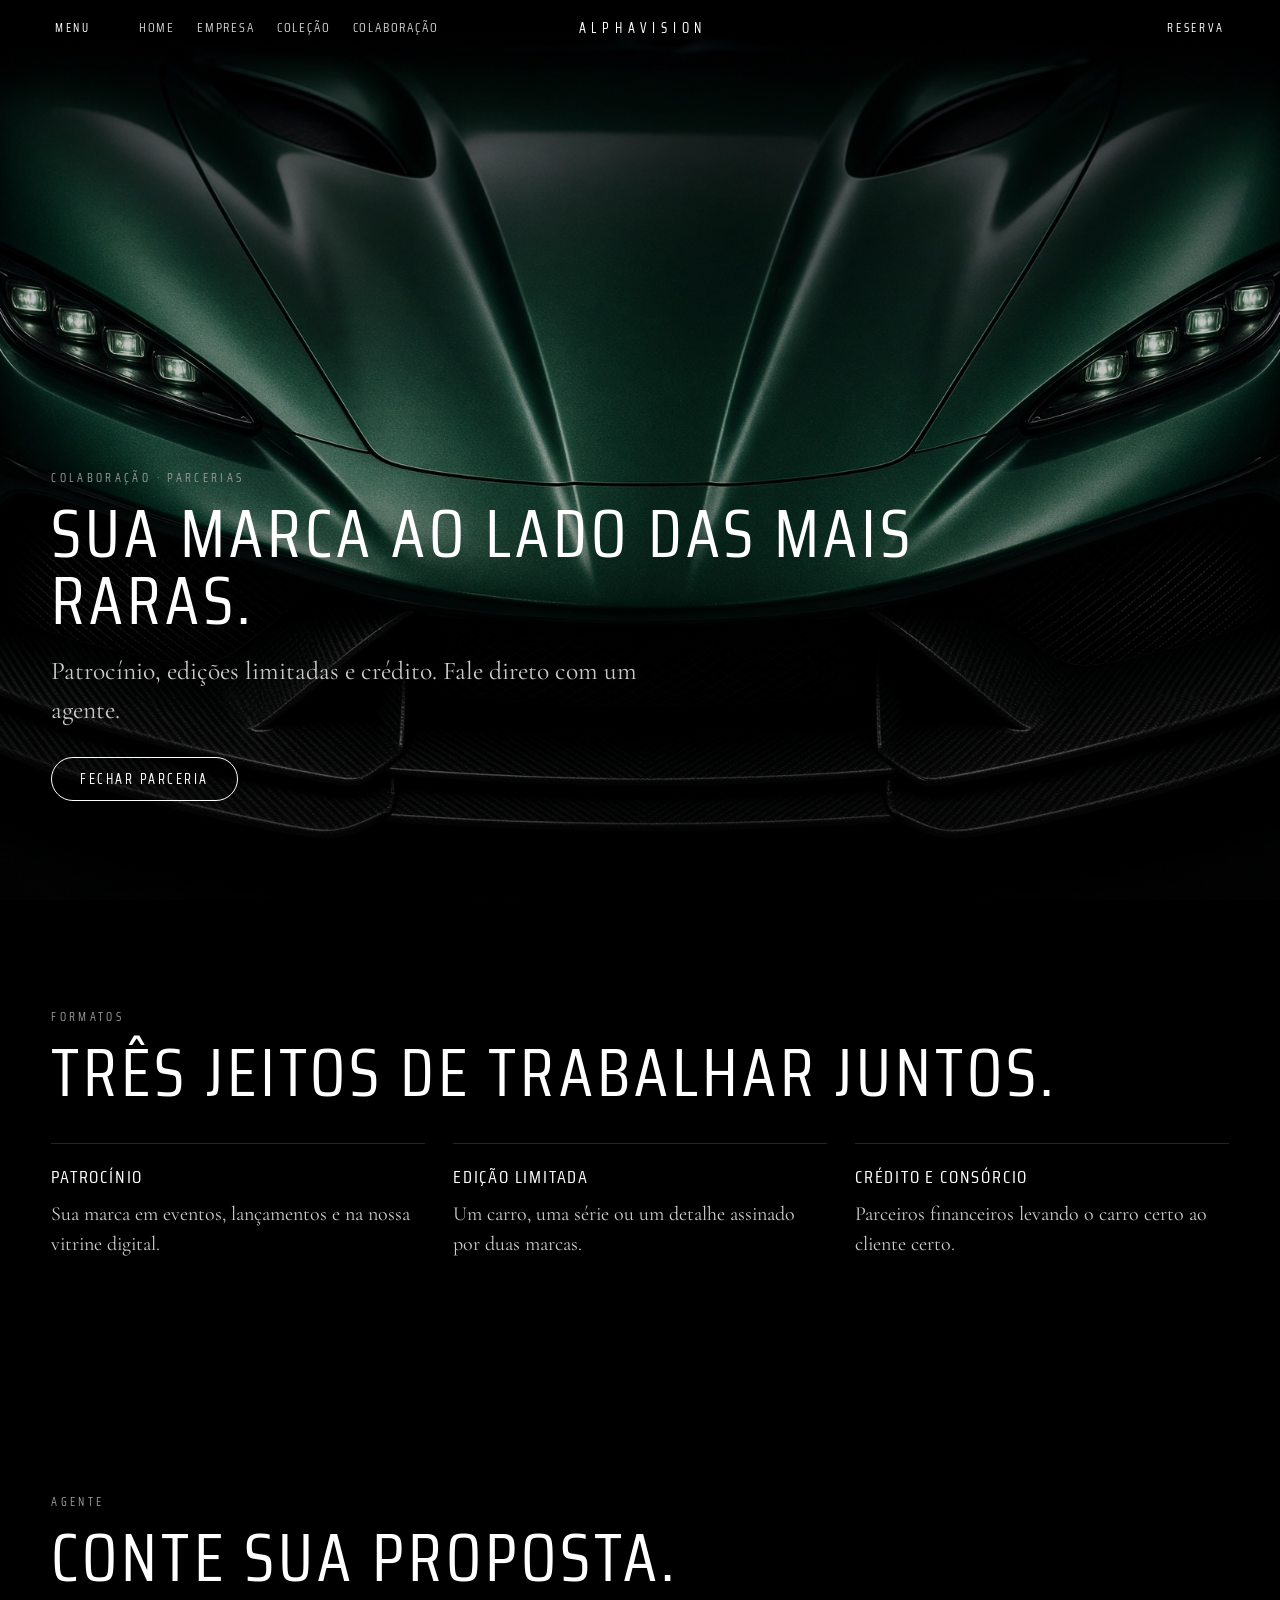
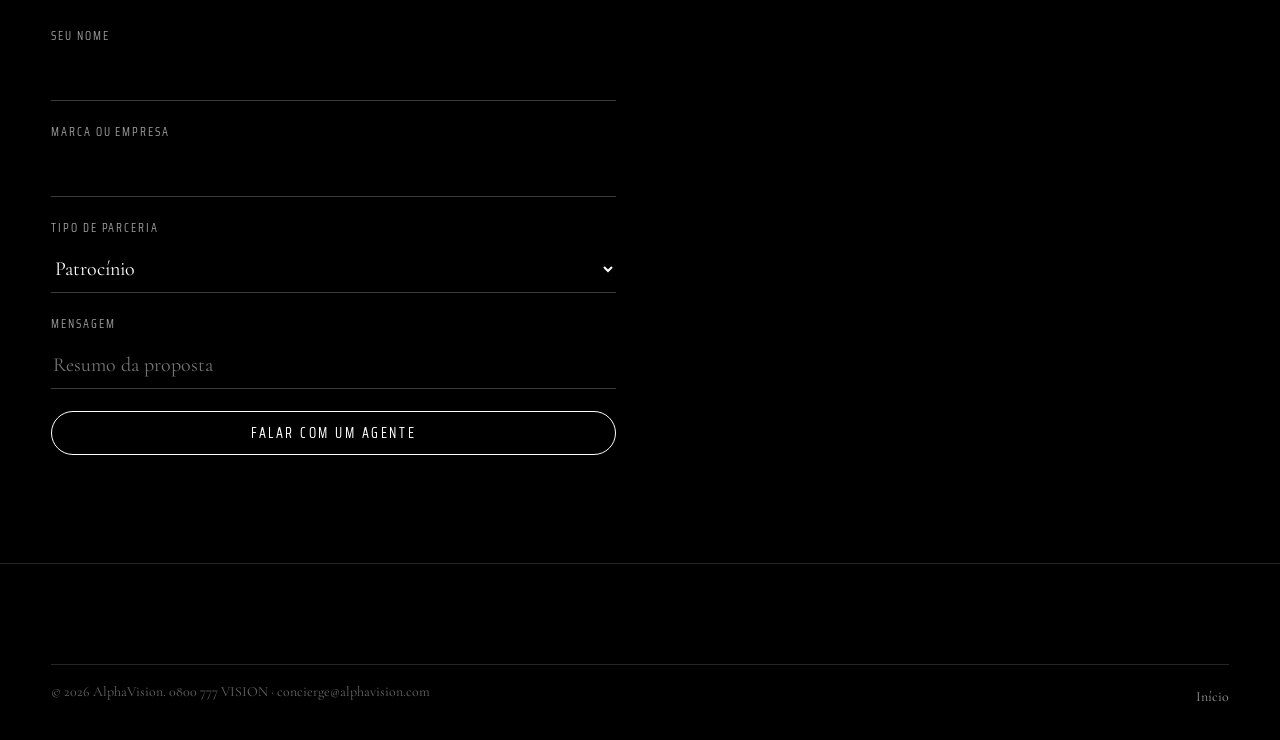
<file: colaboracao.html>
<!DOCTYPE html>
<html lang="pt-BR">
<head>
  <meta charset="UTF-8">
  <meta name="viewport" content="width=device-width, initial-scale=1">
  <title>A Empresa — AlphaVision</title>
  <link rel="stylesheet" href="css/maison.css">
  <link rel="stylesheet" href="https://fonts.googleapis.com/css2?family=Cormorant+Garamond:ital,wght@0,400;0,500;1,400&family=Saira+Condensed:wght@400;500&display=swap">
</head>
<body>
<header class="nav">
  <div class="nav-side"><button class="nav-btn" id="open-menu" type="button">Menu</button><nav class="nav-links"><a href="index.html">Home</a><a href="empresa.html">Empresa</a><a href="veiculos.html">Coleção</a><a href="colaboracao.html">Colaboração</a></nav></div>
  <a class="word" href="index.html">Alphavision</a>
  <div class="nav-side end"><button class="nav-btn" id="open-cart" type="button" data-count>Reserva</button></div>
</header>
<div class="menu" id="menu" hidden>
  <div class="menu-top"><button class="nav-btn" id="close-menu" type="button">Fechar</button><span class="word">Alphavision</span><span></span></div>
  <div class="menu-grid">
    <div><h2>Navegar</h2><a href="index.html">Home</a><a href="empresa.html">Empresa</a><a href="veiculos.html">Coleção</a></div>
    <div><h2>Negócios</h2><a href="financeiro.html">Financiamento</a><a href="colaboracao.html">Colaboração</a><a href="index.html#patrocinadores">Patrocinadores</a></div>
    <div><h2>Contato</h2><a href="colaboracao.html#agente">Falar com um agente</a><a href="empresa.html#sob-medida">Sob medida</a></div>
  </div>
</div>
<main>
  <section class="hero">
    <img class="hero-media" src="assets/detalhe.jpg" alt="Detalhe de um hipercarro AlphaVision">
    <div class="hero-shade"></div>
    <div class="hero-copy">
      <p class="kicker">Colaboração · parcerias</p>
      <h1 class="display">Sua marca ao lado das mais raras.</h1>
      <p class="lede">Patrocínio, edições limitadas e crédito. Fale direto com um agente.</p>
      <div class="hero-actions"><a class="pill" href="#agente">Fechar parceria</a></div>
    </div>
  </section>
  <section class="section">
    <div class="wrap">
      <p class="kicker">Formatos</p>
      <h2 class="display">Três jeitos de trabalhar juntos.</h2>
      <div class="pillars" style="margin-top:36px">
        <article class="block"><h3>Patrocínio</h3><p class="prose">Sua marca em eventos, lançamentos e na nossa vitrine digital.</p></article>
        <article class="block"><h3>Edição limitada</h3><p class="prose">Um carro, uma série ou um detalhe assinado por duas marcas.</p></article>
        <article class="block"><h3>Crédito e consórcio</h3><p class="prose">Parceiros financeiros levando o carro certo ao cliente certo.</p></article>
      </div>
    </div>
  </section>
  <section class="section" id="agente">
    <div class="wrap">
      <p class="kicker">Agente</p>
      <h2 class="display">Conte sua proposta.</h2>
      <div class="sim" style="margin-top:36px"><div class="stack">
        <div><label class="lbl" for="c-nome">Seu nome</label><input id="c-nome" class="field" type="text" autocomplete="name"></div>
        <div><label class="lbl" for="c-marca">Marca ou empresa</label><input id="c-marca" class="field" type="text"></div>
        <div><label class="lbl" for="c-tipo">Tipo de parceria</label>
          <select id="c-tipo" class="field"><option>Patrocínio</option><option>Edição limitada</option><option>Crédito e consórcio</option><option>Outro</option></select></div>
        <div><label class="lbl" for="c-msg">Mensagem</label><input id="c-msg" class="field" type="text" placeholder="Resumo da proposta"></div>
        <button class="pill" id="c-enviar" type="button">Falar com um agente</button>
      </div></div>
    </div>
  </section>
</main>
<footer class="footer"><div class="wrap"><div class="legal"><span>© 2026 AlphaVision. 0800 777 VISION · concierge@alphavision.com</span><a href="index.html">Início</a></div></div></footer>
<button class="veil" id="veil" type="button" hidden></button>
<aside class="drawer" id="drawer">
  <div class="drawer-head"><h2 class="kicker" style="margin:0">Sua reserva</h2><button class="nav-btn" id="close-cart" type="button">Fechar</button></div>
  <div class="drawer-list" id="cart-list"></div>
  <div class="drawer-foot">
    <div class="row muted"><span>Subtotal</span><span id="cart-sub"></span></div>
    <div class="row muted"><span>Logística (3%)</span><span id="cart-tax"></span></div>
    <div class="total"><span>Total</span><span id="cart-tot"></span></div>
    <button class="pill" id="cart-go" type="button">Confirmar com a equipe</button>
  </div>
</aside>
<script src="js/site.js"></script>
</body>
</html>
</file>
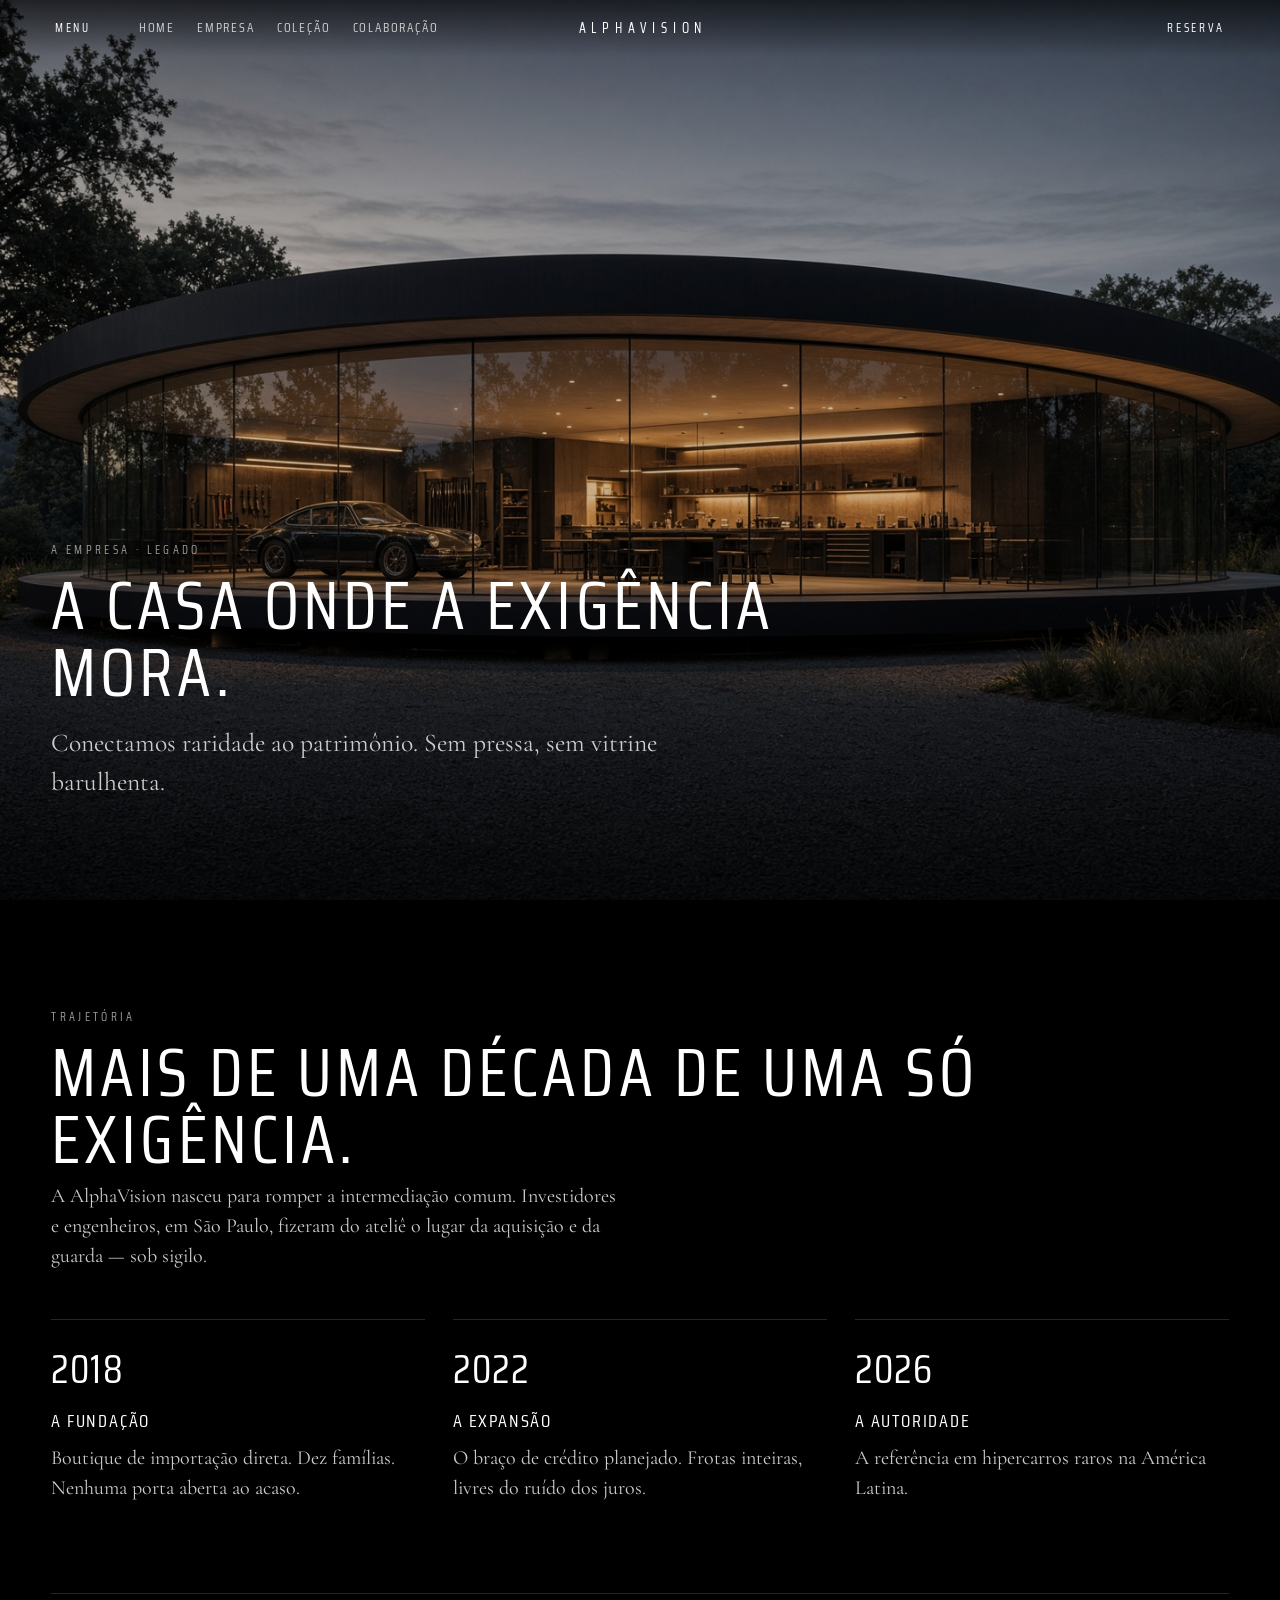
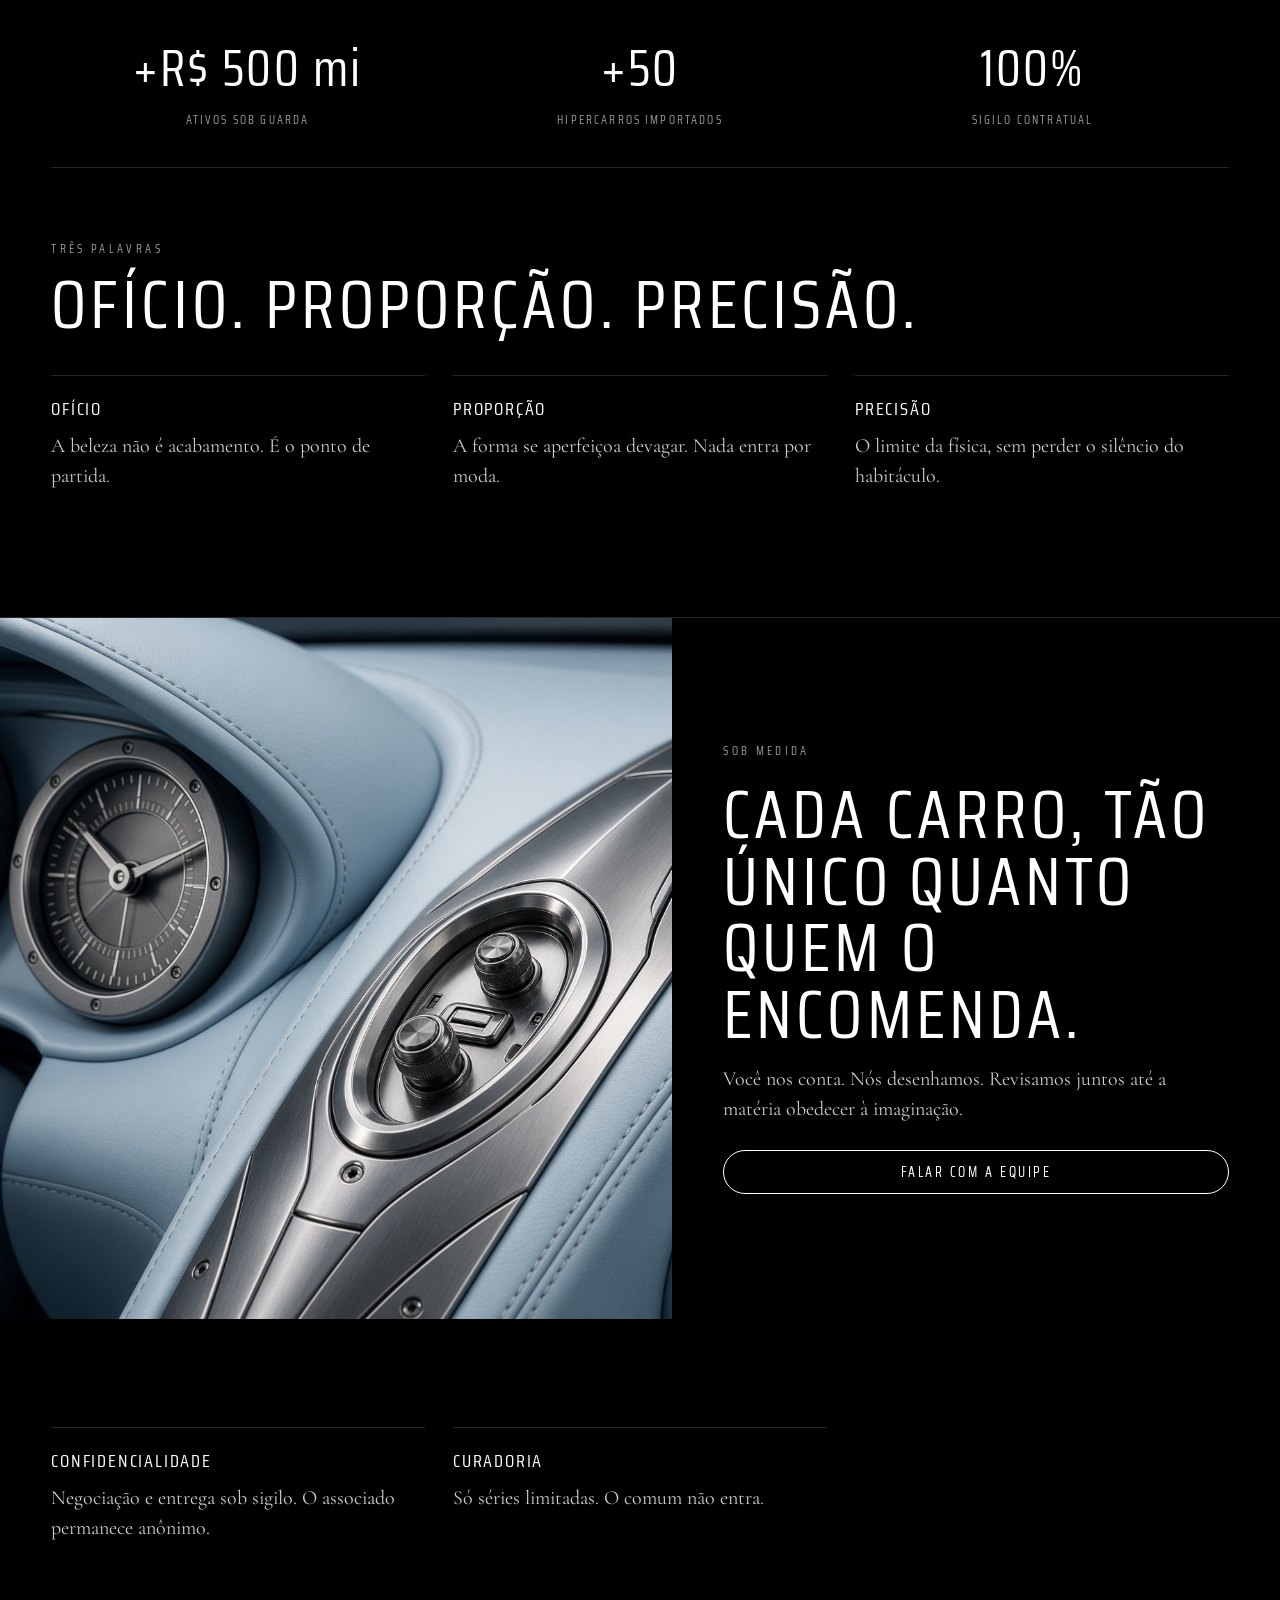
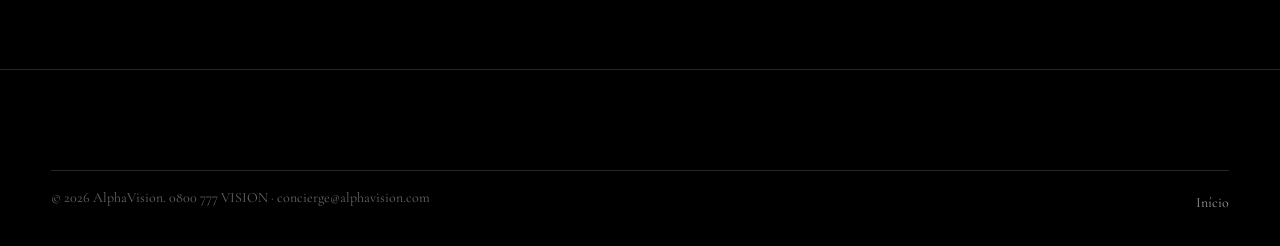
<file: empresa.html>
<!DOCTYPE html>
<html lang="pt-BR">
<head>
  <meta charset="UTF-8">
  <meta name="viewport" content="width=device-width, initial-scale=1">
  <title>A Empresa — AlphaVision</title>
  <link rel="stylesheet" href="css/maison.css">
  <link rel="stylesheet" href="https://fonts.googleapis.com/css2?family=Cormorant+Garamond:ital,wght@0,400;0,500;1,400&family=Saira+Condensed:wght@400;500&display=swap">
</head>
<body>
<header class="nav">
  <div class="nav-side"><button class="nav-btn" id="open-menu" type="button">Menu</button><nav class="nav-links"><a href="index.html">Home</a><a href="empresa.html">Empresa</a><a href="veiculos.html">Coleção</a><a href="colaboracao.html">Colaboração</a></nav></div>
  <a class="word" href="index.html">Alphavision</a>
  <div class="nav-side end"><button class="nav-btn" id="open-cart" type="button" data-count>Reserva</button></div>
</header>
<div class="menu" id="menu" hidden>
  <div class="menu-top"><button class="nav-btn" id="close-menu" type="button">Fechar</button><span class="word">Alphavision</span><span></span></div>
  <div class="menu-grid">
    <div><h2>Navegar</h2><a href="index.html">Home</a><a href="empresa.html">Empresa</a><a href="veiculos.html">Coleção</a></div>
    <div><h2>Negócios</h2><a href="financeiro.html">Financiamento</a><a href="colaboracao.html">Colaboração</a><a href="index.html#patrocinadores">Patrocinadores</a></div>
    <div><h2>Contato</h2><a href="colaboracao.html#agente">Falar com um agente</a><a href="empresa.html#sob-medida">Sob medida</a></div>
  </div>
</div>
<main>
  <section class="hero">
    <img class="hero-media" src="assets/atelier.jpg" alt="Sede AlphaVision, São Paulo">
    <div class="hero-shade"></div>
    <div class="hero-copy">
      <p class="kicker">A Empresa · legado</p>
      <h1 class="display">A casa onde a exigência mora.</h1>
      <p class="lede">Conectamos raridade ao patrimônio. Sem pressa, sem vitrine barulhenta.</p>
    </div>
  </section>
  <section class="section" id="trajetoria">
    <div class="wrap">
      <p class="kicker">Trajetória</p>
      <h2 class="display">Mais de uma década de uma só exigência.</h2>
      <p class="prose">A AlphaVision nasceu para romper a intermediação comum. Investidores e engenheiros, em São Paulo, fizeram do ateliê o lugar da aquisição e da guarda — sob sigilo.</p>
      <div class="timeline" style="margin-top:48px">
        <article class="block"><p class="year">2018</p><h3>A fundação</h3><p class="prose">Boutique de importação direta. Dez famílias. Nenhuma porta aberta ao acaso.</p></article>
        <article class="block"><p class="year">2022</p><h3>A expansão</h3><p class="prose">O braço de crédito planejado. Frotas inteiras, livres do ruído dos juros.</p></article>
        <article class="block"><p class="year">2026</p><h3>A autoridade</h3><p class="prose">A referência em hipercarros raros na América Latina.</p></article>
      </div>
      <div class="metrics">
        <div><strong>+R$ 500 mi</strong><span>Ativos sob guarda</span></div>
        <div><strong>+50</strong><span>Hipercarros importados</span></div>
        <div><strong>100%</strong><span>Sigilo contratual</span></div>
      </div>
      <p class="kicker">Três palavras</p>
      <h2 class="display">Ofício. Proporção. Precisão.</h2>
      <div class="pillars" style="margin-top:36px">
        <article class="block"><h3>Ofício</h3><p class="prose">A beleza não é acabamento. É o ponto de partida.</p></article>
        <article class="block"><h3>Proporção</h3><p class="prose">A forma se aperfeiçoa devagar. Nada entra por moda.</p></article>
        <article class="block"><h3>Precisão</h3><p class="prose">O limite da física, sem perder o silêncio do habitáculo.</p></article>
      </div>
    </div>
  </section>
  <section class="split" id="sob-medida">
    <img src="assets/interior.jpg" alt="Interior sob medida">
    <div class="split-copy">
      <p class="kicker">Sob Medida</p>
      <h2 class="display">Cada carro, tão único quanto quem o encomenda.</h2>
      <p class="prose">Você nos conta. Nós desenhamos. Revisamos juntos até a matéria obedecer à imaginação.</p>
      <a class="pill" href="colaboracao.html#agente">Falar com a equipe</a>
    </div>
  </section>
  <section class="section" id="contato">
    <div class="wrap pillars">
      <article class="block"><h3>Confidencialidade</h3><p class="prose">Negociação e entrega sob sigilo. O associado permanece anônimo.</p></article>
      <article class="block"><h3>Curadoria</h3><p class="prose">Só séries limitadas. O comum não entra.</p></article>
    </div>
  </section>
</main>
<footer class="footer"><div class="wrap"><div class="legal"><span>© 2026 AlphaVision. 0800 777 VISION · concierge@alphavision.com</span><a href="index.html">Início</a></div></div></footer>
<button class="veil" id="veil" type="button" hidden></button>
<aside class="drawer" id="drawer">
  <div class="drawer-head"><h2 class="kicker" style="margin:0">Sua reserva</h2><button class="nav-btn" id="close-cart" type="button">Fechar</button></div>
  <div class="drawer-list" id="cart-list"></div>
  <div class="drawer-foot">
    <div class="row muted"><span>Subtotal</span><span id="cart-sub"></span></div>
    <div class="row muted"><span>Logística (3%)</span><span id="cart-tax"></span></div>
    <div class="total"><span>Total</span><span id="cart-tot"></span></div>
    <button class="pill" id="cart-go" type="button">Confirmar com a equipe</button>
  </div>
</aside>
<script src="js/site.js"></script>
</body>
</html>
</file>
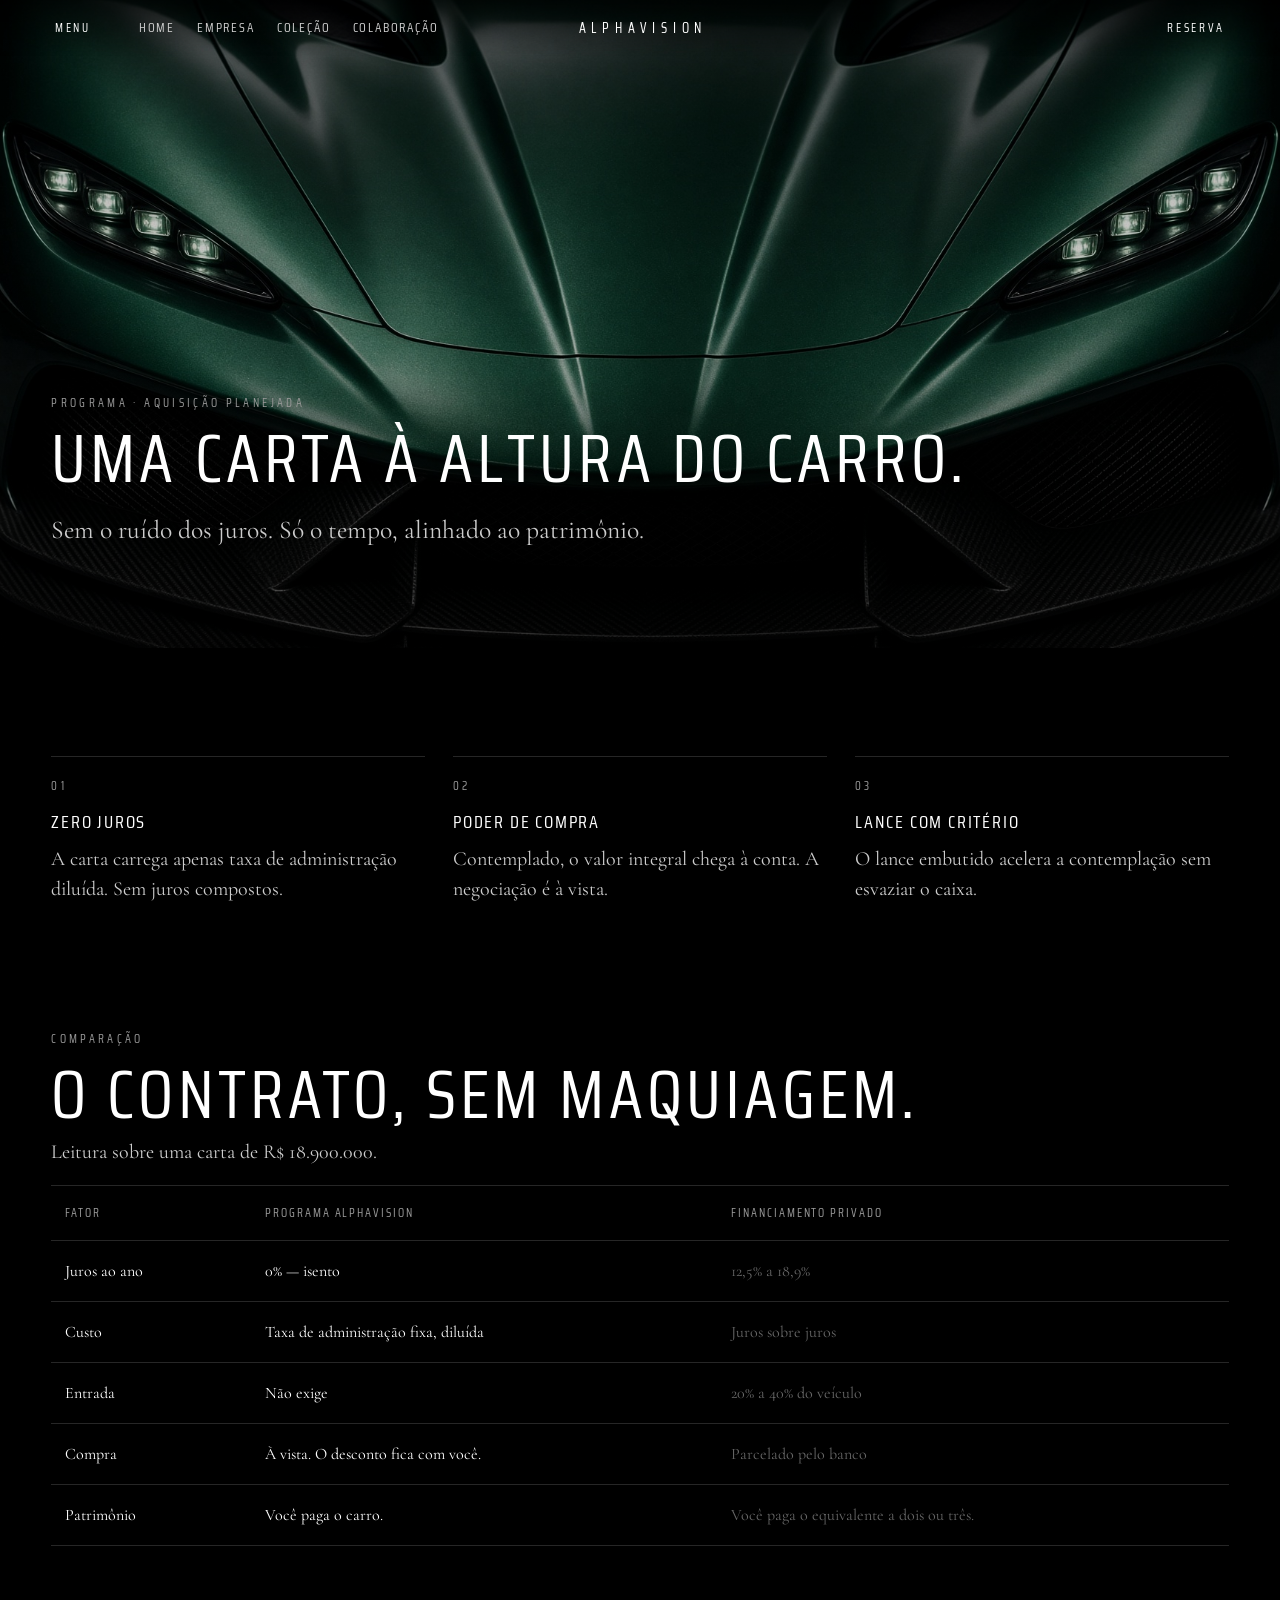
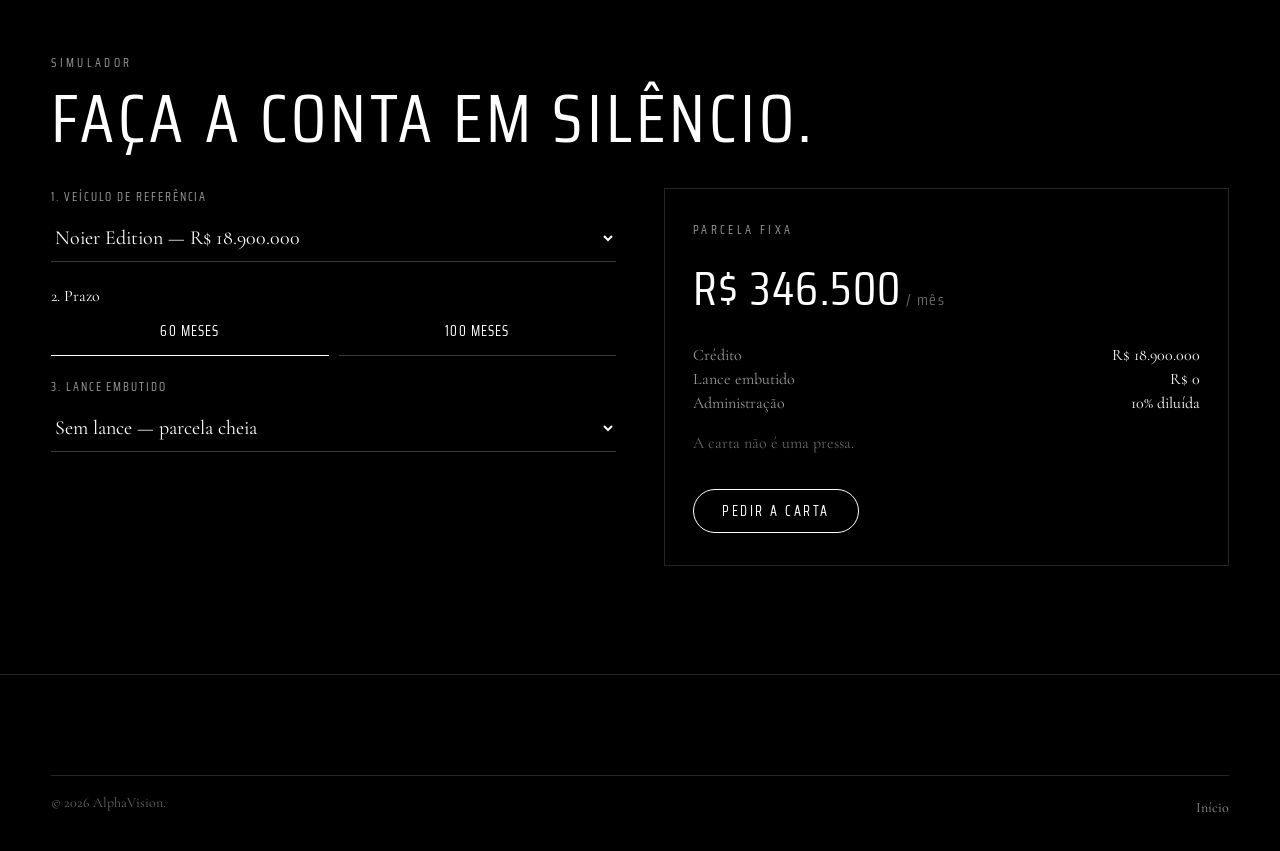
<file: financeiro.html>
<!DOCTYPE html>
<html lang="pt-BR">
<head>
  <meta charset="UTF-8">
  <meta name="viewport" content="width=device-width, initial-scale=1">
  <title>Programa — AlphaVision</title>
  <link rel="stylesheet" href="css/maison.css">
  <link rel="stylesheet" href="https://fonts.googleapis.com/css2?family=Cormorant+Garamond:ital,wght@0,400;0,500;1,400&family=Saira+Condensed:wght@400;500&display=swap">
</head>
<body>
<header class="nav">
  <div class="nav-side"><button class="nav-btn" id="open-menu" type="button">Menu</button><nav class="nav-links"><a href="index.html">Home</a><a href="empresa.html">Empresa</a><a href="veiculos.html">Coleção</a><a href="colaboracao.html">Colaboração</a></nav></div>
  <a class="word" href="index.html">Alphavision</a>
  <div class="nav-side end"><button class="nav-btn" id="open-cart" type="button" data-count>Reserva</button></div>
</header>
<div class="menu" id="menu" hidden>
  <div class="menu-top"><button class="nav-btn" id="close-menu" type="button">Fechar</button><span class="word">Alphavision</span><span></span></div>
  <div class="menu-grid">
    <div><h2>Navegar</h2><a href="index.html">Home</a><a href="empresa.html">Empresa</a><a href="veiculos.html">Coleção</a></div>
    <div><h2>Negócios</h2><a href="financeiro.html">Financiamento</a><a href="colaboracao.html">Colaboração</a><a href="index.html#patrocinadores">Patrocinadores</a></div>
    <div><h2>Contato</h2><a href="colaboracao.html#agente">Falar com um agente</a><a href="empresa.html#sob-medida">Sob medida</a></div>
  </div>
</div>
<main>
  <section class="hero" style="min-height:72svh">
    <img class="hero-media" src="assets/detalhe.jpg" alt="">
    <div class="hero-shade"></div>
    <div class="hero-copy">
      <p class="kicker">Programa · aquisição planejada</p>
      <h1 class="display">Uma carta à altura do carro.</h1>
      <p class="lede">Sem o ruído dos juros. Só o tempo, alinhado ao patrimônio.</p>
    </div>
  </section>
  <section class="section">
    <div class="wrap">
      <div class="benefits">
        <article class="block"><p class="kicker">01</p><h3>Zero juros</h3><p class="prose">A carta carrega apenas taxa de administração diluída. Sem juros compostos.</p></article>
        <article class="block"><p class="kicker">02</p><h3>Poder de compra</h3><p class="prose">Contemplado, o valor integral chega à conta. A negociação é à vista.</p></article>
        <article class="block"><p class="kicker">03</p><h3>Lance com critério</h3><p class="prose">O lance embutido acelera a contemplação sem esvaziar o caixa.</p></article>
      </div>
    </div>
  </section>
  <section class="section" style="padding-top:0">
    <div class="wrap">
      <p class="kicker">Comparação</p>
      <h2 class="display">O contrato, sem maquiagem.</h2>
      <p class="prose">Leitura sobre uma carta de R$ 18.900.000.</p>
      <div class="table-wrap">
        <table>
          <thead><tr><th>Fator</th><th>Programa AlphaVision</th><th>Financiamento privado</th></tr></thead>
          <tbody>
            <tr><td>Juros ao ano</td><td>0% — isento</td><td>12,5% a 18,9%</td></tr>
            <tr><td>Custo</td><td>Taxa de administração fixa, diluída</td><td>Juros sobre juros</td></tr>
            <tr><td>Entrada</td><td>Não exige</td><td>20% a 40% do veículo</td></tr>
            <tr><td>Compra</td><td>À vista. O desconto fica com você.</td><td>Parcelado pelo banco</td></tr>
            <tr><td>Patrimônio</td><td>Você paga o carro.</td><td>Você paga o equivalente a dois ou três.</td></tr>
          </tbody>
        </table>
      </div>
    </div>
  </section>
  <section class="section" id="simulador" style="padding-top:0">
    <div class="wrap">
      <p class="kicker">Simulador</p>
      <h2 class="display">Faça a conta em silêncio.</h2>
      <div class="sim" style="margin-top:36px">
        <div class="stack">
          <div>
            <label class="lbl" for="veiculo">1. Veículo de referência</label>
            <select id="veiculo" class="field">
              <option value="5500000">NYX Concept — R$ 5.500.000</option>
              <option value="18900000" selected>Noier Edition — R$ 18.900.000</option>
              <option value="28900000">Xull Track — R$ 28.900.000</option>
              <option value="57355000">Chiron Pur Sport — R$ 57.355.000</option>
              <option value="custom">Outro valor</option>
            </select>
          </div>
          <div id="custom-box" hidden>
            <label class="lbl" id="credito-lbl" for="credito">Crédito sob medida</label>
            <input id="credito" class="field" type="range" min="1000000" max="100000000" step="500000" value="10000000">
          </div>
          <div>
            <span class="lbl">2. Prazo</span>
            <div class="choice-row">
              <button class="choice" id="m60" type="button" aria-pressed="true">60 meses</button>
              <button class="choice" id="m100" type="button" aria-pressed="false">100 meses</button>
            </div>
          </div>
          <div>
            <label class="lbl" for="lance">3. Lance embutido</label>
            <select id="lance" class="field">
              <option value="0">Sem lance — parcela cheia</option>
              <option value="0.1">10% do crédito</option>
              <option value="0.2">20% do crédito</option>
              <option value="0.3">30% — redução máxima</option>
            </select>
          </div>
        </div>
        <aside class="panel">
          <p class="kicker">Parcela fixa</p>
          <p class="figure"><span id="parcela">—</span><span class="fine"> / mês</span></p>
          <div class="row"><span class="muted">Crédito</span><span id="res-cred"></span></div>
          <div class="row"><span class="muted">Lance embutido</span><span id="res-lance"></span></div>
          <div class="row"><span class="muted">Administração</span><span>10% diluída</span></div>
          <p class="fine">A carta não é uma pressa.</p>
          <button class="pill" id="pedir" type="button" style="margin-top:18px">Pedir a carta</button>
        </aside>
      </div>
    </div>
  </section>
</main>
<footer class="footer"><div class="wrap"><div class="legal"><span>© 2026 AlphaVision.</span><a href="index.html">Início</a></div></div></footer>
<button class="veil" id="veil" type="button" hidden></button>
<aside class="drawer" id="drawer">
  <div class="drawer-head"><h2 class="kicker" style="margin:0">Sua reserva</h2><button class="nav-btn" id="close-cart" type="button">Fechar</button></div>
  <div class="drawer-list" id="cart-list"></div>
  <div class="drawer-foot">
    <div class="row muted"><span>Subtotal</span><span id="cart-sub"></span></div>
    <div class="row muted"><span>Logística (3%)</span><span id="cart-tax"></span></div>
    <div class="total"><span>Total</span><span id="cart-tot"></span></div>
    <button class="pill" id="cart-go" type="button">Confirmar com a equipe</button>
  </div>
</aside>
<script src="js/site.js"></script>
</body>
</html>
</file>
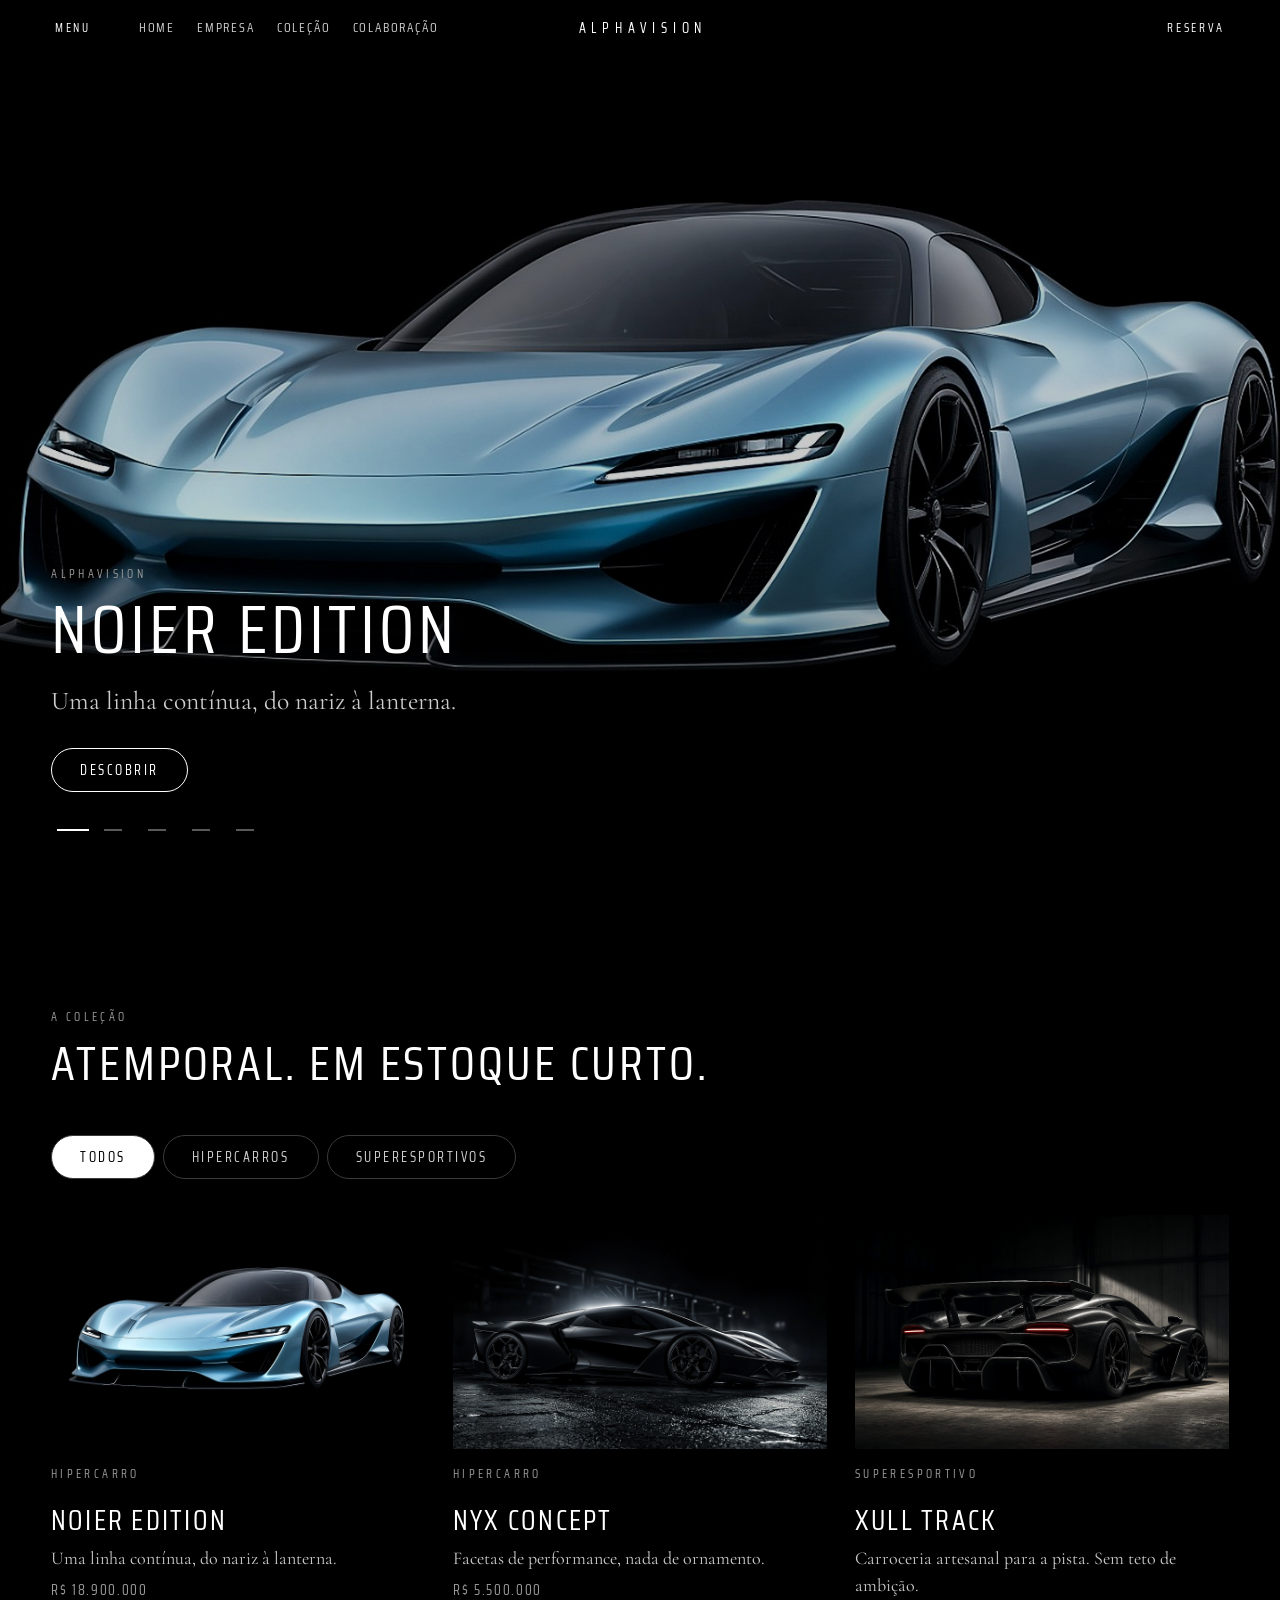
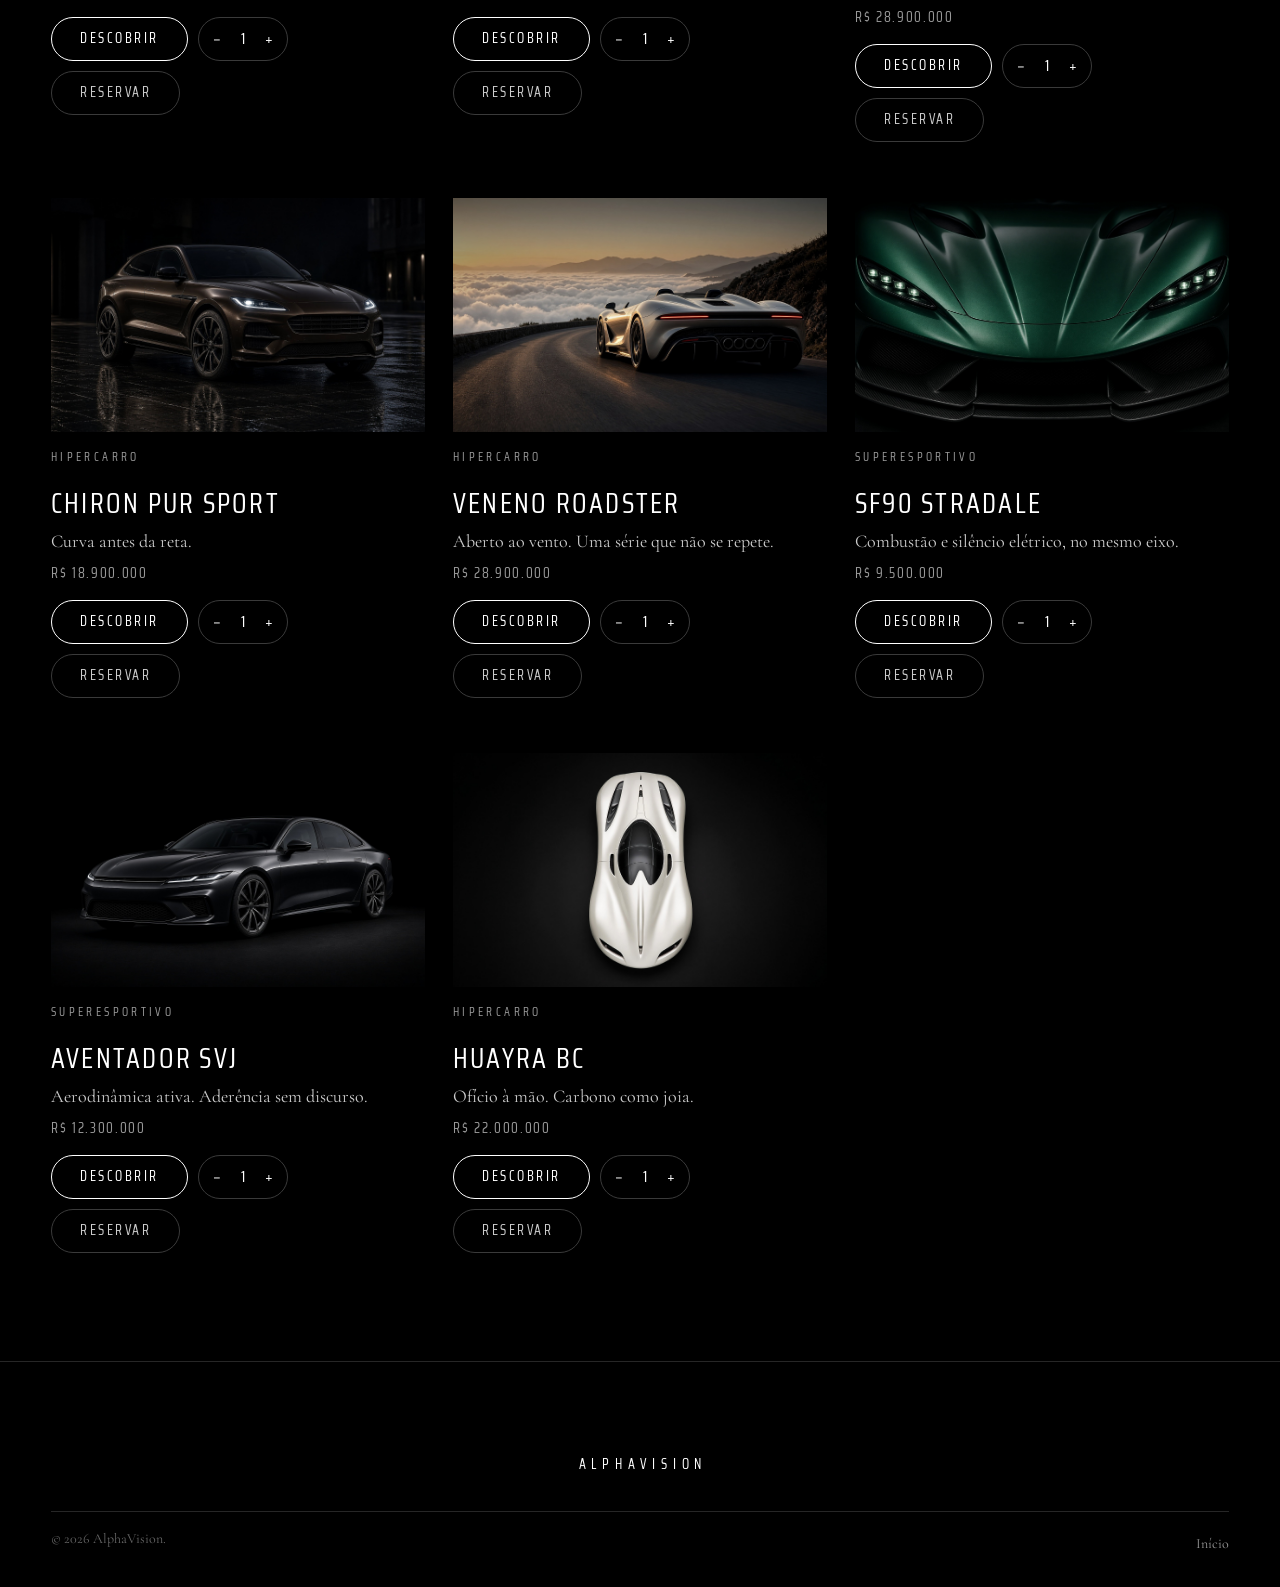
<file: veiculos.html>
<!DOCTYPE html>
<html lang="pt-BR">
<head>
  <meta charset="UTF-8">
  <meta name="viewport" content="width=device-width, initial-scale=1">
  <title>Coleção — AlphaVision</title>
  <link rel="stylesheet" href="css/maison.css">
  <link rel="stylesheet" href="https://fonts.googleapis.com/css2?family=Cormorant+Garamond:ital,wght@0,400;0,500;1,400&family=Saira+Condensed:wght@400;500&display=swap">
</head>
<body>
<header class="nav is-solid">
  <div class="nav-side"><button class="nav-btn" id="open-menu" type="button">Menu</button><nav class="nav-links"><a href="index.html">Home</a><a href="empresa.html">Empresa</a><a href="veiculos.html">Coleção</a><a href="colaboracao.html">Colaboração</a></nav></div>
  <a class="word" href="index.html">Alphavision</a>
  <div class="nav-side end"><button class="nav-btn" id="open-cart" type="button" data-count>Reserva</button></div>
</header>
<div class="menu" id="menu" hidden>
  <div class="menu-top"><button class="nav-btn" id="close-menu" type="button">Fechar</button><span class="word">Alphavision</span><span></span></div>
  <div class="menu-grid">
    <div><h2>Navegar</h2><a href="index.html">Home</a><a href="empresa.html">Empresa</a><a href="veiculos.html">Coleção</a></div>
    <div><h2>Negócios</h2><a href="financeiro.html">Financiamento</a><a href="colaboracao.html">Colaboração</a><a href="index.html#patrocinadores">Patrocinadores</a></div>
    <div><h2>Contato</h2><a href="colaboracao.html#agente">Falar com um agente</a><a href="empresa.html#sob-medida">Sob medida</a></div>
  </div>
</div>
<main id="colecao">
  <section class="stage" id="stage" aria-label="Destaques"></section>
  <section class="section">
    <div class="wrap">
      <div class="section-head">
        <p class="kicker">A coleção</p>
        <h2 class="display">Atemporal. Em estoque curto.</h2>
      </div>
      <div class="filters" id="filters"></div>
      <div class="models" id="grid"></div>
    </div>
  </section>
  <div id="modal-root"></div>
</main>
<footer class="footer"><div class="wrap"><p class="center-word word">Alphavision</p><div class="legal"><span>© 2026 AlphaVision.</span><a href="index.html">Início</a></div></div></footer>
<button class="veil" id="veil" type="button" hidden></button>
<aside class="drawer" id="drawer">
  <div class="drawer-head"><h2 class="kicker" style="margin:0">Sua reserva</h2><button class="nav-btn" id="close-cart" type="button">Fechar</button></div>
  <div class="drawer-list" id="cart-list"></div>
  <div class="drawer-foot">
    <div class="row muted"><span>Subtotal</span><span id="cart-sub"></span></div>
    <div class="row muted"><span>Logística (3%)</span><span id="cart-tax"></span></div>
    <div class="total"><span>Total</span><span id="cart-tot"></span></div>
    <button class="pill" id="cart-go" type="button">Confirmar com a equipe</button>
  </div>
</aside>
<script src="js/site.js"></script>
</body>
</html>
</file>
<file: css/maison.css>
:root {
  --canvas: #000000;
  --ink: #ffffff;
  --body: #cccccc;
  --muted: #999999;
  --faint: #666666;
  --line: #262626;
  --line-strong: #3a3a3a;
  --link: #c3d9f3;
  --card: #141414;
  --display: "Saira Condensed", "Arial Narrow", sans-serif;
  --serif: "Cormorant Garamond", Georgia, serif;
  --pad: clamp(20px, 4vw, 64px);
}

* { box-sizing: border-box; }
html { scroll-behavior: smooth; }
body {
  margin: 0;
  background: var(--canvas);
  color: var(--ink);
  font-family: var(--serif);
  font-weight: 400;
  line-height: 1.5;
}
img { display: block; width: 100%; height: auto; }
button, a { font: inherit; }
a { color: inherit; text-decoration: none; }
button { background: none; border: 0; color: inherit; }
:focus-visible { outline: 1px solid var(--ink); outline-offset: 3px; }

.nav {
  position: fixed;
  top: 0; left: 0; right: 0;
  z-index: 40;
  height: 56px;
  display: grid;
  grid-template-columns: 1fr auto 1fr;
  align-items: center;
  padding: 0 var(--pad);
  background: linear-gradient(to bottom, rgba(0,0,0,.55), rgba(0,0,0,0));
}
.nav.is-solid { background: rgba(0,0,0,.92); }
.nav-side { display: flex; align-items: center; gap: 18px; }
.nav-side.end { justify-content: flex-end; }
.word {
  font-family: var(--display);
  font-weight: 400;
  letter-spacing: 0.42em;
  text-indent: 0.42em;
  font-size: 14px;
  text-transform: uppercase;
}
.nav-btn {
  font-family: var(--display);
  font-size: 12px;
  letter-spacing: 0.22em;
  text-transform: uppercase;
  min-height: 44px;
  padding: 0 4px;
}
.nav-btn:hover { color: var(--link); }

.hero {
  position: relative;
  min-height: 100svh;
  display: flex;
  align-items: flex-end;
  padding: 0 var(--pad) 11vh;
}
.hero-media, .hero-shade { position: absolute; inset: 0; }
.hero-media { width: 100%; height: 100%; object-fit: cover; }
.hero-shade {
  background:
    linear-gradient(to top, rgba(0,0,0,.78) 0%, rgba(0,0,0,.2) 42%, rgba(0,0,0,.28) 100%);
}
.hero-copy { position: relative; z-index: 1; max-width: 920px; }
.kicker {
  font-family: var(--display);
  font-size: 12px;
  letter-spacing: 0.28em;
  text-transform: uppercase;
  color: var(--muted);
  margin: 0 0 14px;
}
.display {
  font-family: var(--display);
  font-weight: 400;
  text-transform: uppercase;
  letter-spacing: 0.06em;
  line-height: 0.98;
  font-size: clamp(34px, 5.4vw, 68px);
  margin: 0;
}
.lede {
  font-size: clamp(20px, 2vw, 28px);
  color: var(--body);
  max-width: 38rem;
  margin: 18px 0 0;
}
.hero-actions { display: flex; flex-wrap: wrap; gap: 12px; margin-top: 28px; }

.pill {
  display: inline-flex;
  align-items: center;
  justify-content: center;
  min-height: 44px;
  padding: 0 28px;
  border: 1px solid var(--ink);
  border-radius: 999px;
  font-family: var(--display);
  font-size: 14px;
  letter-spacing: 0.18em;
  text-transform: uppercase;
  transition: background .2s ease, color .2s ease;
}
.pill:disabled { opacity: 0.35; pointer-events: none; }
.pill.ghost { border-color: var(--line-strong); color: var(--body); }
.pill.ghost:hover { border-color: var(--ink); color: var(--canvas); background: var(--ink); }

.section { padding: 108px 0; }
.wrap { width: min(1280px, calc(100% - 2 * var(--pad))); margin: 0 auto; }
.section-head { margin-bottom: 48px; max-width: 760px; }
.section-head .display { font-size: clamp(28px, 4vw, 48px); }

.split {
  display: grid;
  grid-template-columns: 1.05fr 0.95fr;
  min-height: 78vh;
  border-top: 1px solid var(--line);
}
.split.reverse { grid-template-columns: 0.95fr 1.05fr; }
.split.reverse .split-copy { order: 2; }
.split img { width: 100%; height: 100%; object-fit: cover; min-height: 460px; }
.split-copy {
  display: flex;
  flex-direction: column;
  justify-content: center;
  padding: 72px var(--pad);
  gap: 8px;
}
.prose { color: var(--body); font-size: 20px; max-width: 36rem; margin: 8px 0 18px; }

.specs {
  display: grid;
  grid-template-columns: repeat(4, 1fr);
  border-top: 1px solid var(--line);
  border-bottom: 1px solid var(--line);
}
.spec { padding: 28px 22px; border-right: 1px solid var(--line); }
.spec:last-child { border-right: 0; }
.spec strong {
  display: block;
  font-family: var(--display);
  font-weight: 400;
  font-size: clamp(22px, 2vw, 32px);
  letter-spacing: 0.04em;
}
.spec span {
  display: block;
  margin-top: 6px;
  font-family: var(--display);
  font-size: 11px;
  letter-spacing: 0.18em;
  text-transform: uppercase;
  color: var(--muted);
}

.models {
  display: grid;
  grid-template-columns: repeat(3, 1fr);
  gap: 56px 28px;
}
.model img { aspect-ratio: 16/10; object-fit: cover; background: var(--card); }
.model h3 {
  font-family: var(--display);
  font-weight: 400;
  letter-spacing: 0.08em;
  text-transform: uppercase;
  font-size: 28px;
  margin: 16px 0 4px;
}
.model .line { color: var(--body); margin: 0 0 8px; font-size: 18px; }
.price {
  font-family: var(--display);
  letter-spacing: 0.12em;
  color: var(--muted);
  margin: 0 0 16px;
  font-size: 14px;
}
.card-actions { display: flex; flex-wrap: wrap; gap: 10px; }

.filters { display: flex; flex-wrap: wrap; gap: 8px; margin: 8px 0 36px; }
.filters button[aria-pressed="true"] { background: var(--ink); color: var(--canvas); }

.stage { position: relative; min-height: 100svh; background: var(--canvas); }
.slide {
  position: absolute; inset: 0;
  opacity: 0; pointer-events: none;
  transition: opacity .6s ease;
}
.slide.on { opacity: 1; pointer-events: auto; }
.slide img { width: 100%; height: 100%; object-fit: cover; }
.slide-copy {
  position: absolute;
  left: var(--pad); right: var(--pad); bottom: 12vh;
  z-index: 1;
  max-width: 760px;
}
.dots {
  position: absolute;
  z-index: 2;
  left: var(--pad);
  bottom: 48px;
  display: flex;
  gap: 8px;
}
.dots button {
  width: 36px; height: 44px;
  display: grid; place-items: center;
}
.dots i {
  display: block;
  width: 18px; height: 2px;
  background: rgba(255,255,255,.35);
}
.dots button[aria-current="true"] i { width: 32px; background: var(--ink); }

.overlay, .veil {
  position: fixed; inset: 0;
  background: rgba(0,0,0,.72);
  z-index: 45;
}
.menu {
  position: fixed; inset: 0;
  z-index: 50;
  background: var(--canvas);
  overflow: auto;
  padding: 104px var(--pad) 48px;
}
.menu-grid {
  display: grid;
  grid-template-columns: repeat(3, 1fr);
  gap: 40px;
  width: min(1100px, 100%);
}
.menu h2 {
  font-family: var(--display);
  font-weight: 400;
  letter-spacing: 0.2em;
  font-size: 13px;
  color: var(--muted);
  margin: 0 0 18px;
}
.menu a {
  display: block;
  padding: 8px 0;
  font-family: var(--display);
  letter-spacing: 0.12em;
  text-transform: uppercase;
  font-size: 22px;
}
.menu a:hover { color: var(--link); }
.menu-top {
  position: absolute;
  top: 0; left: 0; right: 0;
  height: 56px;
  display: flex;
  align-items: center;
  justify-content: space-between;
  padding: 0 var(--pad);
}

.drawer {
  position: fixed;
  top: 0; right: 0; bottom: 0;
  width: min(440px, 100%);
  background: var(--canvas);
  border-left: 1px solid var(--line);
  z-index: 60;
  transform: translateX(100%);
  transition: transform .35s ease;
  display: flex;
  flex-direction: column;
  padding: 24px 24px 28px;
}
.drawer.open { transform: translateX(0); }
.drawer-head, .row {
  display: flex;
  justify-content: space-between;
  align-items: center;
  gap: 12px;
}
.drawer-head { border-bottom: 1px solid var(--line); padding-bottom: 16px; }
.drawer-list { flex: 1; overflow: auto; padding: 16px 0; }
.reserve-item {
  display: grid;
  grid-template-columns: 96px 1fr;
  gap: 14px;
  padding: 14px 0;
  border-bottom: 1px solid var(--line);
}
.reserve-item img { width: 96px; height: 68px; object-fit: cover; }
.reserve-item h3 {
  font-family: var(--display);
  font-weight: 400;
  letter-spacing: 0.08em;
  text-transform: uppercase;
  font-size: 18px;
  margin: 0 0 4px;
}
.muted { color: var(--muted); }
.faint { color: var(--faint); }
.drawer-foot { border-top: 1px solid var(--line); padding-top: 16px; display: grid; gap: 8px; }
.total {
  display: flex; justify-content: space-between;
  font-family: var(--display);
  letter-spacing: 0.08em;
  font-size: 22px;
  margin-top: 8px;
}

.modal-back {
  position: fixed; inset: 0;
  z-index: 70;
  background: rgba(0,0,0,.86);
  display: grid;
  place-items: center;
  padding: 20px;
}
.modal {
  width: min(920px, 100%);
  max-height: min(90vh, 900px);
  overflow: auto;
  background: var(--canvas);
  border: 1px solid var(--line);
}
.modal img.cover { aspect-ratio: 16/8; object-fit: cover; }
.modal-body { padding: 28px 28px 32px; }
.modal-specs {
  display: grid;
  grid-template-columns: 1fr 1fr;
  border-top: 1px solid var(--line);
  margin: 22px 0;
}
.modal-specs div { padding: 16px 0; border-bottom: 1px solid var(--line); }
.modal-specs div:nth-child(odd) { padding-right: 18px; }

.timeline, .pillars, .benefits {
  display: grid;
  grid-template-columns: repeat(3, 1fr);
  gap: 28px;
}
.block {
  border-top: 1px solid var(--line);
  padding-top: 20px;
}
.year {
  font-family: var(--display);
  font-size: 40px;
  letter-spacing: 0.04em;
  margin: 0 0 8px;
}
.block h3 {
  font-family: var(--display);
  font-weight: 400;
  letter-spacing: 0.1em;
  text-transform: uppercase;
  font-size: 18px;
  margin: 0 0 8px;
}
.metrics {
  display: grid;
  grid-template-columns: repeat(3, 1fr);
  border-top: 1px solid var(--line);
  border-bottom: 1px solid var(--line);
  margin: 72px 0;
}
.metrics div { padding: 36px 12px; text-align: center; }
.metrics strong {
  display: block;
  font-family: var(--display);
  font-weight: 400;
  font-size: clamp(32px, 4vw, 52px);
  letter-spacing: 0.04em;
}
.metrics span {
  font-family: var(--display);
  letter-spacing: 0.18em;
  text-transform: uppercase;
  font-size: 12px;
  color: var(--muted);
}

.table-wrap { overflow-x: auto; border-top: 1px solid var(--line); }
table { width: 100%; border-collapse: collapse; min-width: 640px; }
th, td {
  text-align: left;
  padding: 18px 14px;
  border-bottom: 1px solid var(--line);
  vertical-align: top;
  font-weight: 400;
}
th {
  font-family: var(--display);
  font-size: 12px;
  letter-spacing: 0.16em;
  text-transform: uppercase;
  color: var(--muted);
}
td:nth-child(2) { color: var(--ink); }
td:nth-child(3) { color: var(--faint); }

.sim {
  display: grid;
  grid-template-columns: 1fr 1fr;
  gap: 48px;
  align-items: start;
}
.stack { display: grid; gap: 22px; }
label.lbl {
  display: block;
  font-family: var(--display);
  letter-spacing: 0.16em;
  text-transform: uppercase;
  font-size: 12px;
  color: var(--muted);
  margin-bottom: 8px;
}
.field, .choice {
  width: 100%;
  background: transparent;
  color: var(--ink);
  border: 0;
  border-bottom: 1px solid var(--line-strong);
  min-height: 48px;
  border-radius: 0;
  font-family: var(--serif);
  font-size: 20px;
}
.field:focus { outline: none; border-bottom-color: var(--ink); }
select.field { cursor: pointer; }
.choice-row { display: flex; gap: 10px; }
.choice { flex: 1; font-family: var(--display); letter-spacing: 0.08em; font-size: 14px; text-transform: uppercase; }
.choice[aria-pressed="true"] { border-bottom-color: var(--ink); color: var(--ink); }
.panel {
  border: 1px solid var(--line);
  padding: 32px 28px;
  position: sticky;
  top: 88px;
}
.panel .figure {
  font-family: var(--display);
  font-weight: 400;
  font-size: clamp(32px, 4vw, 48px);
  letter-spacing: 0.03em;
  margin: 8px 0 18px;
}
.fine { color: var(--faint); font-size: 16px; }

.footer {
  border-top: 1px solid var(--line);
  padding: 64px 0 28px;
}
.footer-grid {
  display: grid;
  grid-template-columns: 1.4fr 1fr 1fr 1fr;
  gap: 28px;
}
.footer a { display: block; padding: 5px 0; color: var(--muted); }
.footer a:hover { color: var(--link); }
.footer h2 {
  font-family: var(--display);
  font-weight: 400;
  letter-spacing: 0.18em;
  font-size: 12px;
  margin: 0 0 12px;
}
.legal {
  margin-top: 36px;
  padding-top: 16px;
  border-top: 1px solid var(--line);
  color: var(--faint);
  font-size: 14px;
  display: flex;
  justify-content: space-between;
  gap: 12px;
  flex-wrap: wrap;
}
.center-word { text-align: center; margin-top: 28px; }

.qty {
  display: inline-flex;
  align-items: center;
  border: 1px solid var(--line-strong);
  border-radius: 999px;
  height: 44px;
}
.qty button { width: 36px; height: 44px; font-family: var(--display); }
.qty span { min-width: 16px; text-align: center; font-family: var(--display); }

.empty { color: var(--muted); padding: 28px 0; font-size: 20px; }

@media (max-width: 900px) {
  .split, .split.reverse, .models, .timeline, .pillars, .benefits, .sim, .footer-grid, .menu-grid, .specs, .metrics {
    grid-template-columns: 1fr;
  }
  .split.reverse .split-copy { order: 0; }
  .spec { border-right: 0; border-bottom: 1px solid var(--line); }
  .metrics div { text-align: left; padding-left: 0; }
  .panel { position: static; }
  .display { letter-spacing: 0.04em; }
  .word { letter-spacing: 0.28em; text-indent: 0.28em; font-size: 13px; }
  .section { padding: 72px 0; }
}

@media (prefers-reduced-motion: reduce) {
  *, *::before, *::after {
    animation: none !important;
    transition: none !important;
  }
}

/* navegação */
.nav-links { display: flex; gap: 22px; margin-left: 26px; }
.nav-links a { font-family: var(--display); font-size: 13px; letter-spacing: .14em; text-transform: uppercase; color: var(--body); text-decoration: none; }
.nav-links a:hover { color: var(--link); }
@media (max-width: 900px) { .nav-links { display: none; } }

/* banner com botões */
.hero-slider { position: relative; overflow: hidden; min-height: 100svh; }
.hero-slider .hs { position: absolute; inset: 0; opacity: 0; pointer-events: none; transition: opacity .9s ease; }
.hero-slider .hs.on { opacity: 1; pointer-events: auto; }
.hs-btn { position: absolute; top: 50%; z-index: 3; transform: translateY(-50%); width: 48px; height: 48px; border: 1px solid var(--line-strong); border-radius: 50%; background: rgba(0,0,0,.35); color: var(--ink); font-size: 26px; cursor: pointer; }
.hs-btn:hover { background: var(--ink); color: var(--canvas); }
.hs-btn.prev { left: var(--pad); } .hs-btn.next { right: var(--pad); }
.hs-dots { position: absolute; z-index: 3; bottom: 4vh; right: var(--pad); display: flex; gap: 10px; }
.hs-dots button { width: 28px; height: 2px; border: 0; background: var(--faint); cursor: pointer; }
.hs-dots button[aria-current="true"] { background: var(--ink); }

/* card inteligente */
.model { position: relative; transform: perspective(900px) rotateX(var(--rx,0deg)) rotateY(var(--ry,0deg)); transition: transform .25s ease; }
.model .smart { position: absolute; left: 0; right: 0; top: 0; aspect-ratio: 16/10; display: grid; grid-template-columns: 1fr 1fr; align-content: end; gap: 10px 16px; padding: 16px; background: linear-gradient(transparent 10%, rgba(0,0,0,.92)); opacity: 0; transition: opacity .3s; pointer-events: none; }
.model:hover .smart, .model:focus-within .smart { opacity: 1; }
.smart span { display: block; font-family: var(--display); font-size: 11px; letter-spacing: .14em; text-transform: uppercase; color: var(--muted); }
.smart b { font-family: var(--display); font-size: 20px; font-weight: 500; color: var(--ink); }

/* patrocinadores */
.sponsors { display: grid; grid-template-columns: repeat(4, 1fr); border-top: 1px solid var(--line); border-left: 1px solid var(--line); margin-top: 36px; }
.sponsor { padding: 44px 20px; text-align: center; border-right: 1px solid var(--line); border-bottom: 1px solid var(--line); transition: background .3s; }
.sponsor:hover { background: var(--card); }
.sponsor strong { display: block; font-family: var(--display); font-weight: 500; font-size: clamp(20px, 2.4vw, 32px); letter-spacing: .3em; text-transform: uppercase; }
.sponsor span { display: block; margin-top: 10px; font-family: var(--display); font-size: 12px; letter-spacing: .14em; text-transform: uppercase; color: var(--muted); }
@media (max-width: 900px) { .sponsors { grid-template-columns: 1fr 1fr; } .hs-btn { display: none; } }
</file>
